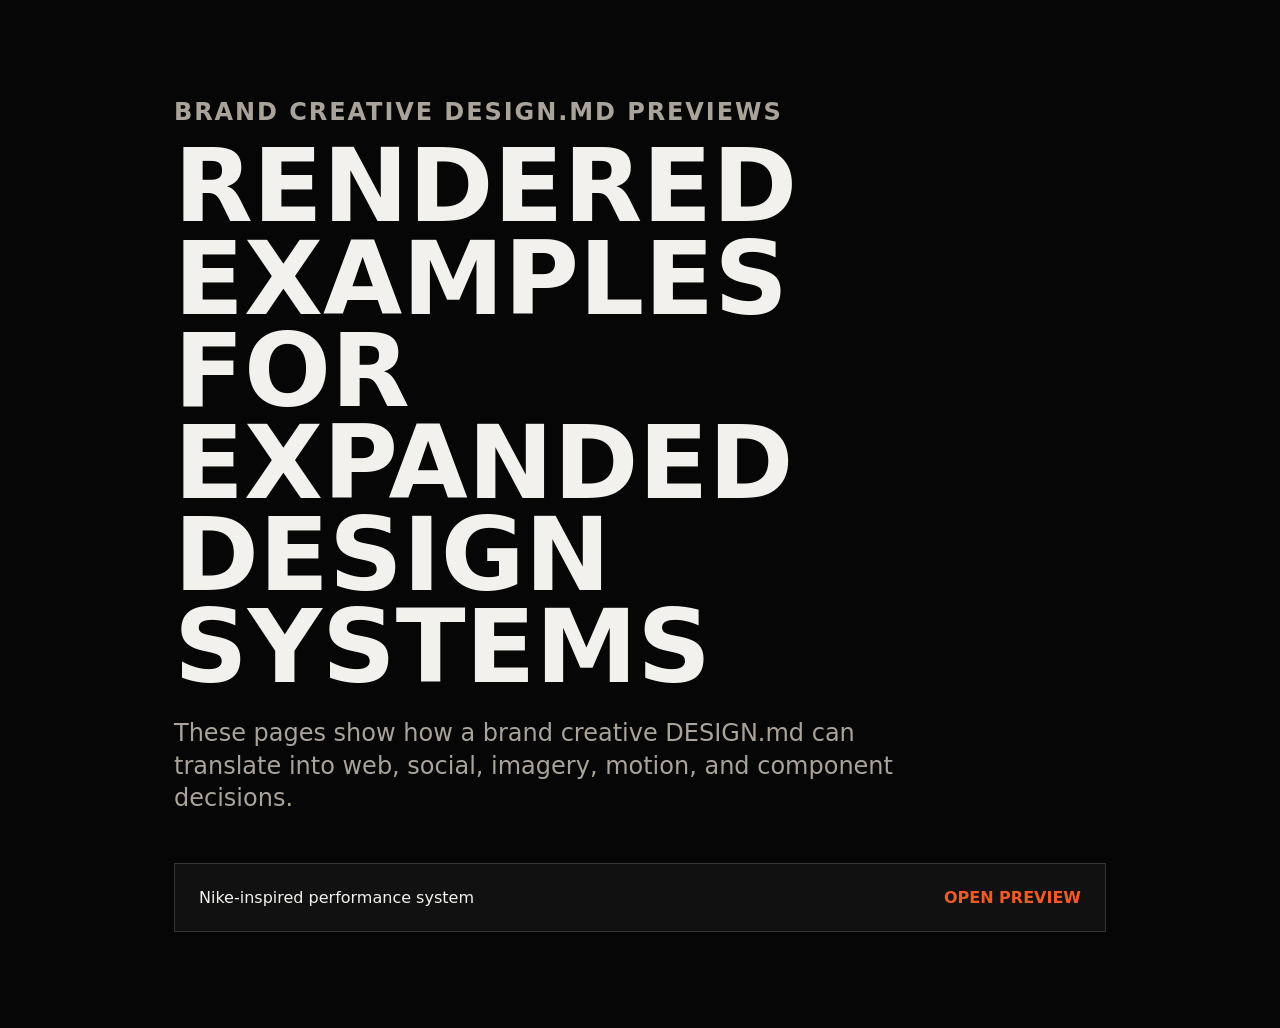
<file: docs/index.html>
<!doctype html>
<html lang="en">
  <head>
    <meta charset="utf-8">
    <meta name="viewport" content="width=device-width, initial-scale=1">
    <title>Brand Creative System Previews</title>
    <link rel="stylesheet" href="./styles.css">
  </head>
  <body>
    <main class="directory-shell">
      <header class="directory-hero">
        <p class="eyebrow">Brand creative DESIGN.md previews</p>
        <h1>Rendered examples for expanded design systems</h1>
        <p>
          These pages show how a brand creative DESIGN.md can translate into web,
          social, imagery, motion, and component decisions.
        </p>
      </header>

      <section class="preview-list" aria-label="Available previews">
        <a class="preview-link" href="./nike/">
          <span>Nike-inspired performance system</span>
          <strong>Open preview</strong>
        </a>
      </section>
    </main>
  </body>
</html>
</file>
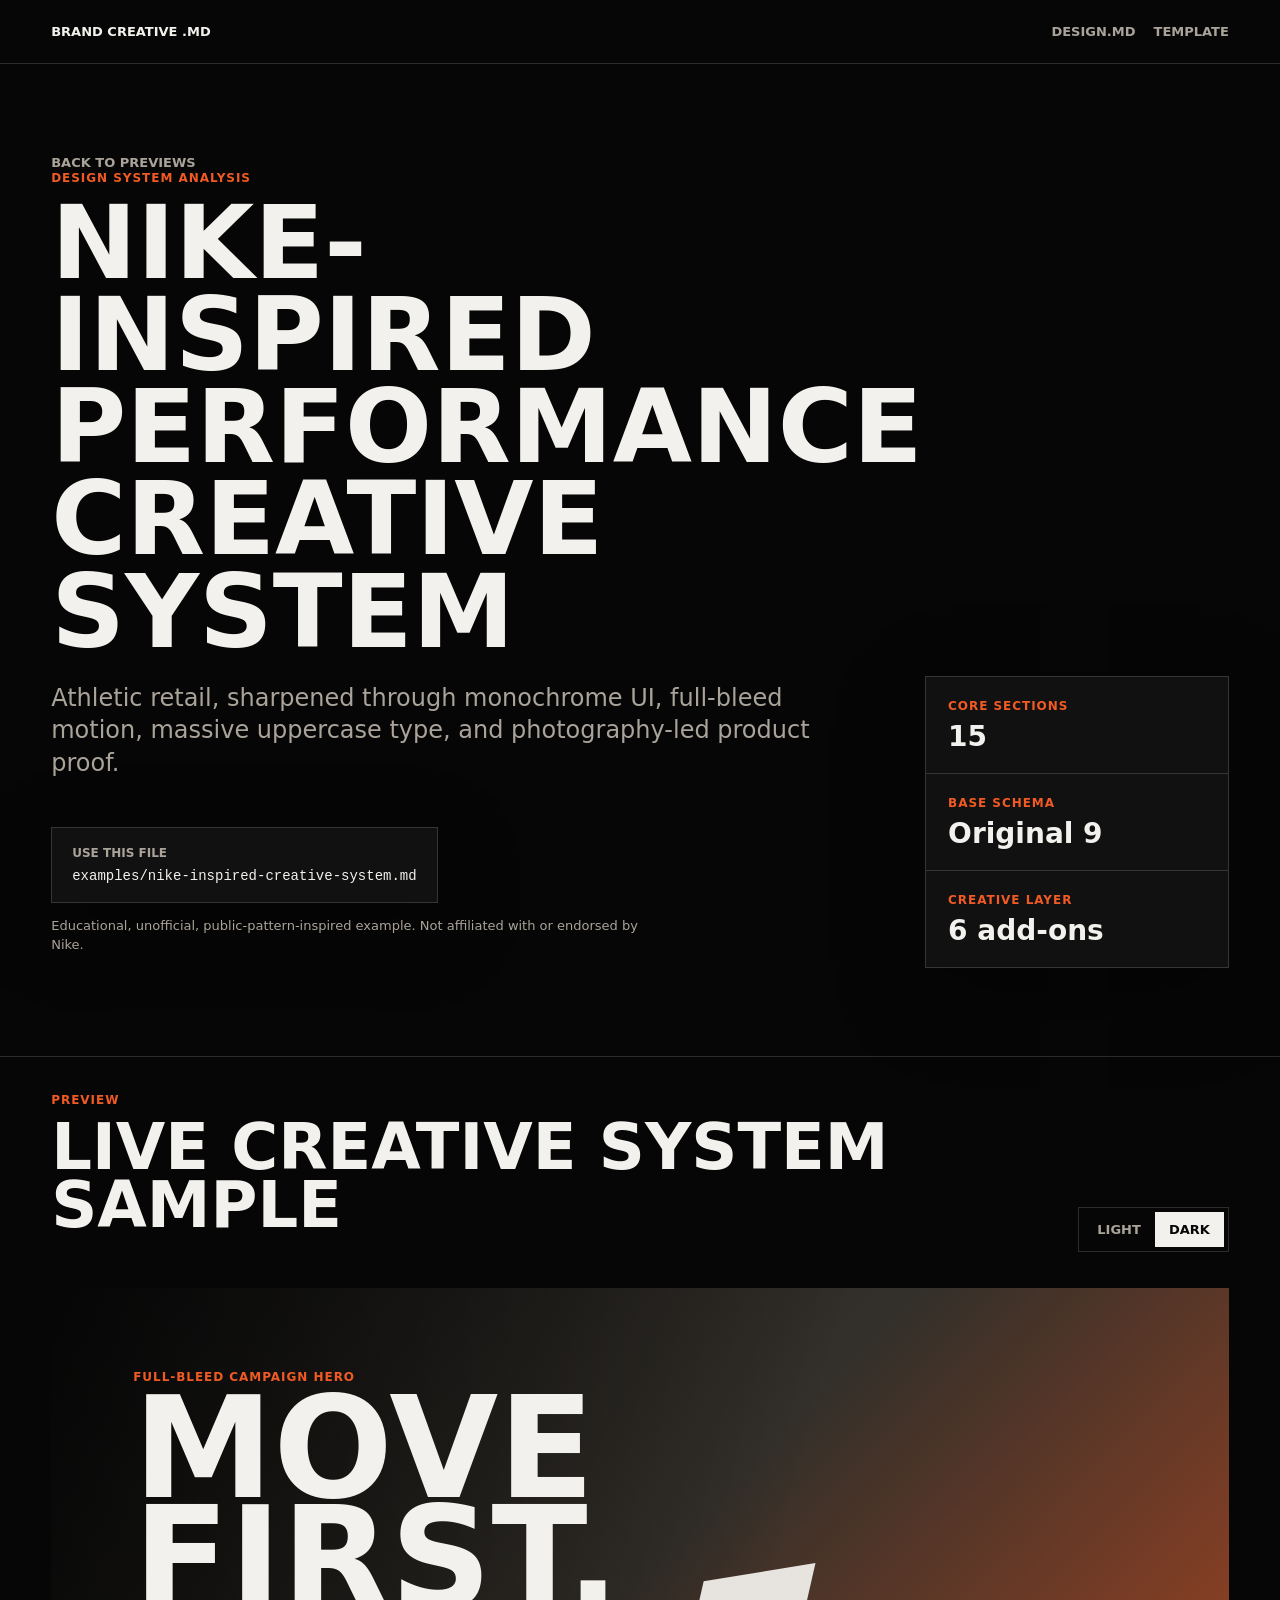
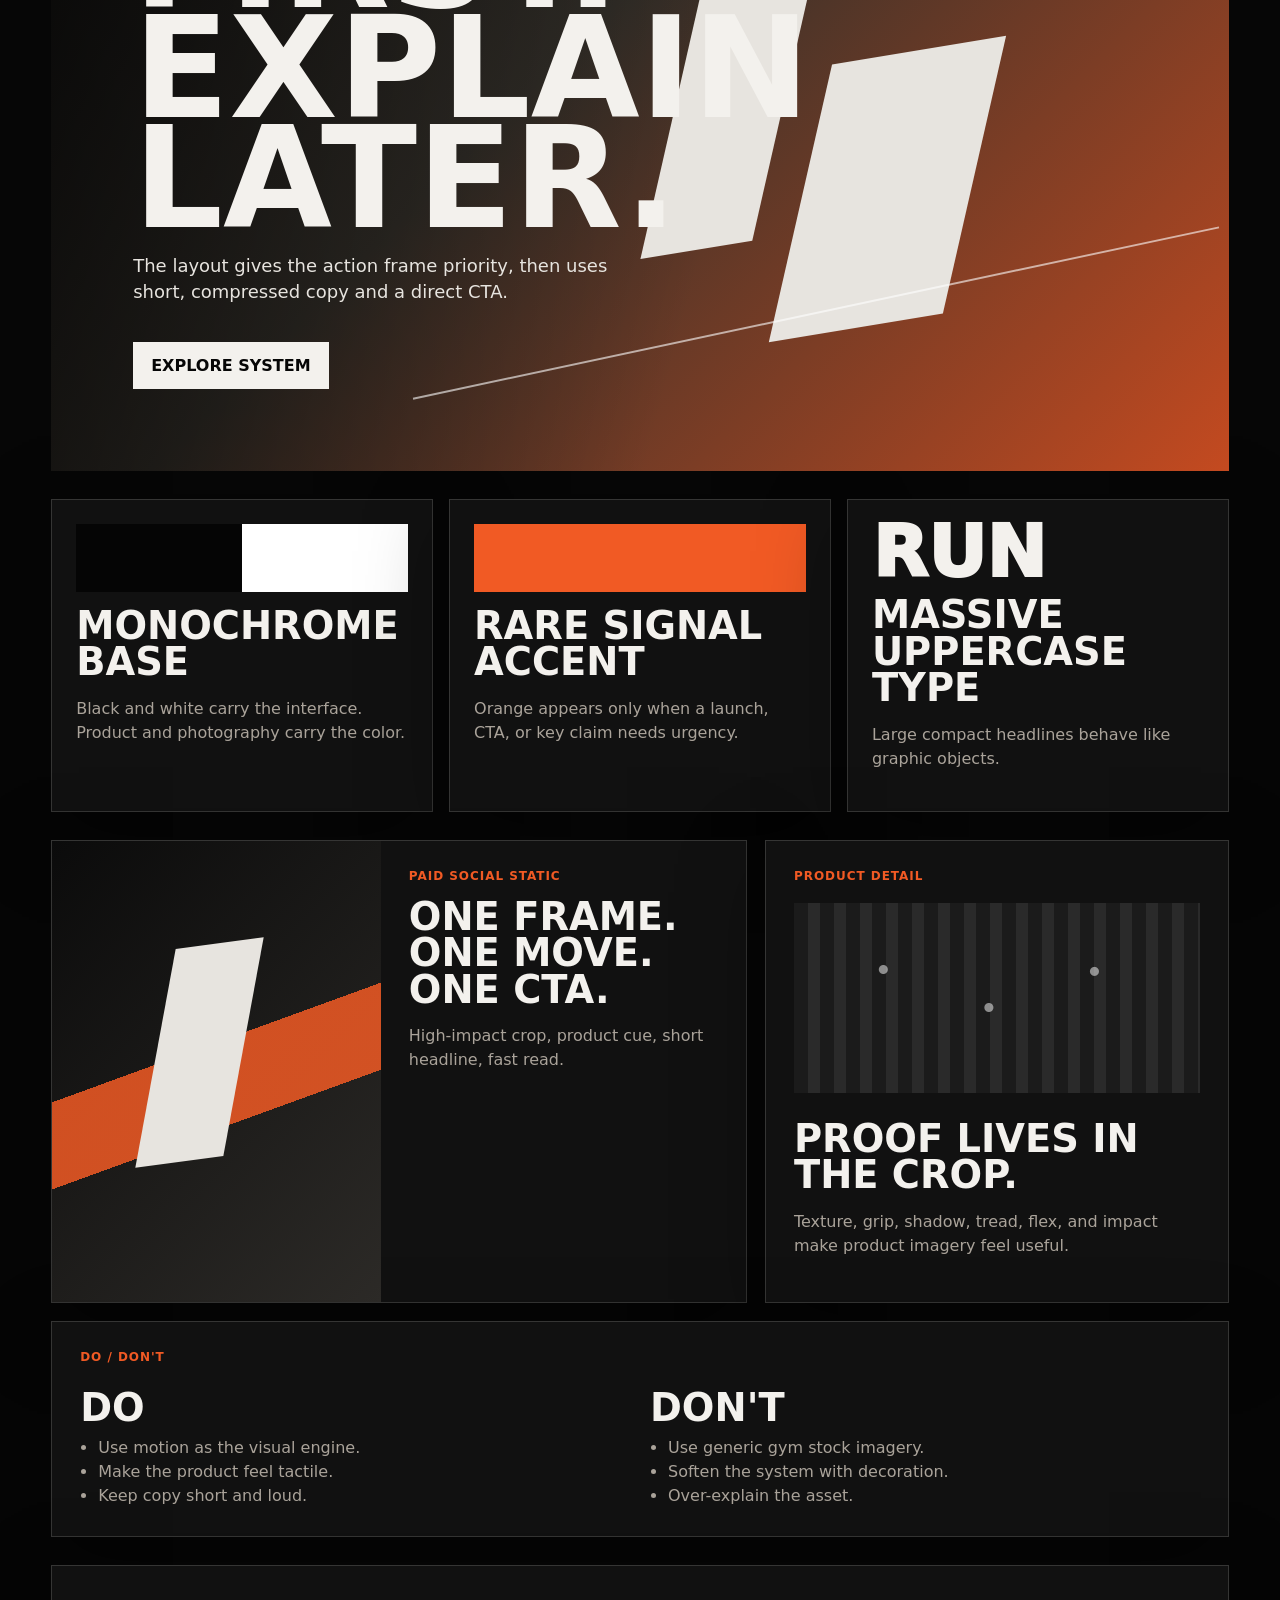
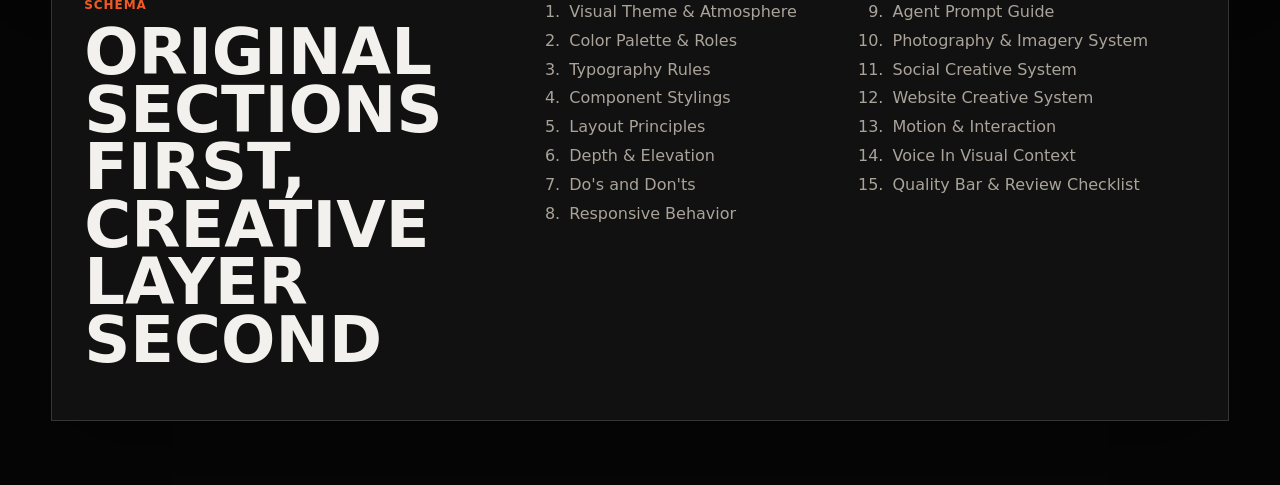
<file: docs/nike/index.html>
<!doctype html>
<html lang="en">
  <head>
    <meta charset="utf-8">
    <meta name="viewport" content="width=device-width, initial-scale=1">
    <title>Nike-Inspired Performance Creative System Preview</title>
    <link rel="stylesheet" href="../styles.css">
  </head>
  <body class="theme-dark" data-theme="dark">
    <header class="site-nav">
      <a href="../" class="brand-mark">brand creative .md</a>
      <nav aria-label="Preview links">
        <a href="https://github.com/Boscito/awesome-claude-design-brand-creative-system/blob/main/examples/nike-inspired-creative-system.md">DESIGN.md</a>
        <a href="https://github.com/Boscito/awesome-claude-design-brand-creative-system/blob/main/templates/BRAND_CREATIVE_SYSTEM.md">Template</a>
      </nav>
    </header>

    <main>
      <section class="analysis-hero">
        <div class="analysis-copy">
          <a class="back-link" href="../">Back to previews</a>
          <p class="eyebrow">Design System Analysis</p>
          <h1>Nike-Inspired Performance Creative System</h1>
          <p class="lede">
            Athletic retail, sharpened through monochrome UI, full-bleed motion,
            massive uppercase type, and photography-led product proof.
          </p>
          <div class="usage-box">
            <span>Use this file</span>
            <code>examples/nike-inspired-creative-system.md</code>
          </div>
          <p class="disclaimer">
            Educational, unofficial, public-pattern-inspired example. Not
            affiliated with or endorsed by Nike.
          </p>
        </div>

        <aside class="system-card" aria-label="System summary">
          <div>
            <span class="metric-label">Core sections</span>
            <strong>15</strong>
          </div>
          <div>
            <span class="metric-label">Base schema</span>
            <strong>Original 9</strong>
          </div>
          <div>
            <span class="metric-label">Creative layer</span>
            <strong>6 add-ons</strong>
          </div>
        </aside>
      </section>

      <section class="preview-toolbar" aria-label="Preview controls">
        <div>
          <p class="eyebrow">Preview</p>
          <h2>Live creative system sample</h2>
        </div>
        <div class="theme-toggle" role="group" aria-label="Theme">
          <button type="button" data-set-theme="light">Light</button>
          <button type="button" data-set-theme="dark" class="is-active">Dark</button>
        </div>
      </section>

      <section class="live-preview" aria-label="Rendered creative system preview">
        <article class="campaign-hero">
          <div class="motion-frame" aria-hidden="true">
            <span class="runner runner-one"></span>
            <span class="runner runner-two"></span>
            <span class="track-line"></span>
          </div>
          <div class="campaign-copy">
            <span class="label">Full-bleed campaign hero</span>
            <h2>Move first. Explain later.</h2>
            <p>
              The layout gives the action frame priority, then uses short,
              compressed copy and a direct CTA.
            </p>
            <a href="#social" class="primary-cta">Explore system</a>
          </div>
        </article>

        <section class="token-row" aria-label="Color and type tokens">
          <article class="token-card">
            <span class="swatch black"></span>
            <h3>Monochrome base</h3>
            <p>Black and white carry the interface. Product and photography carry the color.</p>
          </article>
          <article class="token-card">
            <span class="swatch signal"></span>
            <h3>Rare signal accent</h3>
            <p>Orange appears only when a launch, CTA, or key claim needs urgency.</p>
          </article>
          <article class="token-card type-sample">
            <span class="sample-type">RUN</span>
            <h3>Massive uppercase type</h3>
            <p>Large compact headlines behave like graphic objects.</p>
          </article>
        </section>

        <section class="module-grid" id="social" aria-label="Creative applications">
          <article class="social-static">
            <div class="social-image" aria-hidden="true">
              <span></span>
            </div>
            <div class="social-copy">
              <span class="label">Paid social static</span>
              <h3>One frame. One move. One CTA.</h3>
              <p>High-impact crop, product cue, short headline, fast read.</p>
            </div>
          </article>

          <article class="product-proof">
            <span class="label">Product detail</span>
            <div class="sole-detail" aria-hidden="true"></div>
            <h3>Proof lives in the crop.</h3>
            <p>Texture, grip, shadow, tread, flex, and impact make product imagery feel useful.</p>
          </article>

          <article class="rules-panel">
            <span class="label">Do / Don't</span>
            <div class="rule-columns">
              <div>
                <h3>Do</h3>
                <ul>
                  <li>Use motion as the visual engine.</li>
                  <li>Make the product feel tactile.</li>
                  <li>Keep copy short and loud.</li>
                </ul>
              </div>
              <div>
                <h3>Don't</h3>
                <ul>
                  <li>Use generic gym stock imagery.</li>
                  <li>Soften the system with decoration.</li>
                  <li>Over-explain the asset.</li>
                </ul>
              </div>
            </div>
          </article>
        </section>

        <section class="schema-map" aria-label="DESIGN.md section map">
          <div>
            <p class="eyebrow">Schema</p>
            <h2>Original sections first, creative layer second</h2>
          </div>
          <ol>
            <li>Visual Theme &amp; Atmosphere</li>
            <li>Color Palette &amp; Roles</li>
            <li>Typography Rules</li>
            <li>Component Stylings</li>
            <li>Layout Principles</li>
            <li>Depth &amp; Elevation</li>
            <li>Do's and Don'ts</li>
            <li>Responsive Behavior</li>
            <li>Agent Prompt Guide</li>
            <li>Photography &amp; Imagery System</li>
            <li>Social Creative System</li>
            <li>Website Creative System</li>
            <li>Motion &amp; Interaction</li>
            <li>Voice In Visual Context</li>
            <li>Quality Bar &amp; Review Checklist</li>
          </ol>
        </section>
      </section>
    </main>

    <script>
      const buttons = document.querySelectorAll("[data-set-theme]");
      buttons.forEach((button) => {
        button.addEventListener("click", () => {
          const theme = button.dataset.setTheme;
          document.body.dataset.theme = theme;
          document.body.className = `theme-${theme}`;
          buttons.forEach((item) => item.classList.toggle("is-active", item === button));
        });
      });
    </script>
  </body>
</html>
</file>
<file: docs/styles.css>
:root {
  color-scheme: dark;
  --bg: #060606;
  --surface: #111111;
  --surface-strong: #191919;
  --text: #f3f1ed;
  --muted: #aaa39a;
  --line: rgba(243, 241, 237, 0.16);
  --accent: #f15a24;
  --stone: #e7e4df;
  --shadow: 0 24px 80px rgba(0, 0, 0, 0.34);
}

body.theme-light {
  color-scheme: light;
  --bg: #f4f1ec;
  --surface: #fbfaf7;
  --surface-strong: #ffffff;
  --text: #111111;
  --muted: #66615b;
  --line: rgba(17, 17, 17, 0.14);
  --shadow: 0 24px 80px rgba(17, 17, 17, 0.12);
}

* {
  box-sizing: border-box;
}

body {
  margin: 0;
  background: var(--bg);
  color: var(--text);
  font-family: Inter, ui-sans-serif, system-ui, -apple-system, BlinkMacSystemFont, "Segoe UI", sans-serif;
  letter-spacing: 0;
}

a {
  color: inherit;
}

.site-nav {
  align-items: center;
  border-bottom: 1px solid var(--line);
  display: flex;
  justify-content: space-between;
  min-height: 64px;
  padding: 0 clamp(20px, 4vw, 56px);
}

.site-nav nav {
  display: flex;
  gap: 18px;
}

.site-nav a,
.back-link {
  color: var(--muted);
  font-size: 13px;
  font-weight: 700;
  text-decoration: none;
  text-transform: uppercase;
}

.brand-mark {
  color: var(--text) !important;
}

.directory-shell {
  margin: 0 auto;
  max-width: 980px;
  padding: clamp(36px, 8vw, 96px) 24px;
}

.directory-hero {
  max-width: 760px;
}

.directory-hero h1,
.analysis-copy h1,
.preview-toolbar h2,
.schema-map h2 {
  font-size: clamp(42px, 8vw, 108px);
  letter-spacing: 0;
  line-height: 0.9;
  margin: 12px 0 18px;
  text-transform: uppercase;
}

.directory-hero p,
.lede {
  color: var(--muted);
  font-size: clamp(18px, 2vw, 24px);
  line-height: 1.35;
}

.preview-list {
  margin-top: 48px;
}

.preview-link {
  align-items: center;
  background: var(--surface);
  border: 1px solid var(--line);
  display: flex;
  justify-content: space-between;
  padding: 24px;
  text-decoration: none;
}

.preview-link strong {
  color: var(--accent);
  text-transform: uppercase;
}

.analysis-hero {
  display: grid;
  gap: clamp(28px, 5vw, 72px);
  grid-template-columns: minmax(0, 1.6fr) minmax(260px, 0.6fr);
  padding: clamp(36px, 7vw, 88px) clamp(20px, 4vw, 56px);
}

.analysis-copy {
  max-width: 920px;
}

.eyebrow,
.label,
.metric-label {
  color: var(--accent);
  display: block;
  font-size: 12px;
  font-weight: 900;
  letter-spacing: 0.08em;
  margin: 0 0 10px;
  text-transform: uppercase;
}

.usage-box,
.system-card,
.token-card,
.social-static,
.product-proof,
.rules-panel,
.schema-map {
  background: var(--surface);
  border: 1px solid var(--line);
  box-shadow: var(--shadow);
}

.usage-box {
  display: inline-grid;
  gap: 8px;
  margin-top: 24px;
  padding: 18px 20px;
}

.usage-box span {
  color: var(--muted);
  font-size: 12px;
  font-weight: 800;
  text-transform: uppercase;
}

code {
  color: var(--text);
  font-family: "SFMono-Regular", Consolas, monospace;
  font-size: 14px;
}

.disclaimer {
  color: var(--muted);
  font-size: 13px;
  line-height: 1.5;
  max-width: 620px;
}

.system-card {
  align-self: end;
  display: grid;
}

.system-card div {
  border-bottom: 1px solid var(--line);
  padding: 22px;
}

.system-card div:last-child {
  border-bottom: 0;
}

.system-card strong {
  display: block;
  font-size: 28px;
  line-height: 1;
}

.preview-toolbar {
  align-items: end;
  border-top: 1px solid var(--line);
  display: flex;
  justify-content: space-between;
  padding: 36px clamp(20px, 4vw, 56px);
}

.preview-toolbar h2,
.schema-map h2 {
  font-size: clamp(32px, 5vw, 72px);
}

.theme-toggle {
  border: 1px solid var(--line);
  display: flex;
  padding: 4px;
}

.theme-toggle button {
  background: transparent;
  border: 0;
  color: var(--muted);
  cursor: pointer;
  font: inherit;
  font-size: 13px;
  font-weight: 800;
  padding: 10px 14px;
  text-transform: uppercase;
}

.theme-toggle button.is-active {
  background: var(--text);
  color: var(--bg);
}

.live-preview {
  display: grid;
  gap: 28px;
  padding: 0 clamp(20px, 4vw, 56px) 64px;
}

.campaign-hero {
  min-height: 620px;
  overflow: hidden;
  position: relative;
}

.motion-frame {
  background:
    linear-gradient(105deg, rgba(0, 0, 0, 0.75), transparent 58%),
    linear-gradient(135deg, #171717 0%, #34302a 45%, #c44a20 100%);
  inset: 0;
  position: absolute;
}

body.theme-light .motion-frame {
  background:
    linear-gradient(105deg, rgba(244, 241, 236, 0.8), transparent 58%),
    linear-gradient(135deg, #e7e4df 0%, #b6b0a8 45%, #f15a24 100%);
}

.runner {
  background: var(--stone);
  display: block;
  height: 36%;
  position: absolute;
  transform: skewX(-22deg) rotate(-10deg);
  width: 14%;
}

.runner-one {
  bottom: 18%;
  right: 22%;
}

.runner-two {
  bottom: 28%;
  right: 38%;
  width: 9%;
}

.track-line {
  background: rgba(255, 255, 255, 0.6);
  bottom: 20%;
  display: block;
  height: 2px;
  left: 30%;
  position: absolute;
  transform: rotate(-12deg);
  width: 70%;
}

.campaign-copy {
  max-width: 740px;
  padding: clamp(32px, 7vw, 82px);
  position: relative;
  z-index: 1;
}

.campaign-copy h2 {
  font-size: clamp(58px, 11vw, 156px);
  letter-spacing: 0;
  line-height: 0.78;
  margin: 0 0 20px;
  max-width: 800px;
  text-transform: uppercase;
}

.campaign-copy p {
  color: var(--stone);
  font-size: 18px;
  line-height: 1.45;
  max-width: 480px;
}

body.theme-light .campaign-copy p {
  color: #222222;
}

.primary-cta {
  background: var(--text);
  color: var(--bg);
  display: inline-block;
  font-weight: 900;
  margin-top: 18px;
  padding: 14px 18px;
  text-decoration: none;
  text-transform: uppercase;
}

.token-row {
  display: grid;
  gap: 16px;
  grid-template-columns: repeat(3, minmax(0, 1fr));
}

.token-card {
  min-height: 220px;
  padding: 24px;
}

.token-card h3,
.social-copy h3,
.product-proof h3,
.rules-panel h3 {
  font-size: clamp(24px, 3vw, 42px);
  letter-spacing: 0;
  line-height: 0.95;
  margin: 16px 0 10px;
  text-transform: uppercase;
}

.token-card p,
.social-copy p,
.product-proof p,
.rules-panel li {
  color: var(--muted);
  line-height: 1.5;
}

.swatch {
  display: block;
  height: 68px;
  width: 100%;
}

.swatch.black {
  background: linear-gradient(90deg, #050505 0 50%, #ffffff 50% 100%);
}

.swatch.signal {
  background: var(--accent);
}

.sample-type {
  display: block;
  font-size: 72px;
  font-weight: 950;
  line-height: 0.8;
}

.module-grid {
  display: grid;
  gap: 18px;
  grid-template-columns: 1.2fr 0.8fr;
}

.social-static {
  display: grid;
  grid-template-columns: 0.9fr 1fr;
  min-height: 420px;
}

.social-image {
  background:
    linear-gradient(160deg, transparent 0 45%, rgba(241, 90, 36, 0.85) 45% 60%, transparent 60%),
    linear-gradient(135deg, #0b0b0b, #2c2a27);
  position: relative;
}

.social-image span {
  background: var(--stone);
  display: block;
  height: 48%;
  left: 32%;
  position: absolute;
  top: 22%;
  transform: skewX(-18deg) rotate(-8deg);
  width: 26%;
}

.social-copy,
.product-proof,
.rules-panel {
  padding: 28px;
}

.product-proof {
  min-height: 420px;
}

.sole-detail {
  background:
    radial-gradient(circle at 22% 35%, rgba(255, 255, 255, 0.5) 0 4px, transparent 5px),
    radial-gradient(circle at 48% 55%, rgba(255, 255, 255, 0.5) 0 4px, transparent 5px),
    radial-gradient(circle at 74% 36%, rgba(255, 255, 255, 0.5) 0 4px, transparent 5px),
    repeating-linear-gradient(90deg, #1b1b1b 0 14px, #2a2a2a 14px 26px);
  height: 190px;
  margin: 20px 0 28px;
}

.rules-panel {
  grid-column: 1 / -1;
}

.rule-columns {
  display: grid;
  gap: 20px;
  grid-template-columns: repeat(2, minmax(0, 1fr));
}

.rules-panel ul {
  margin: 0;
  padding-left: 18px;
}

.schema-map {
  display: grid;
  gap: 24px;
  grid-template-columns: 0.8fr 1.2fr;
  padding: 32px;
}

.schema-map ol {
  columns: 2;
  margin: 0;
  padding-left: 22px;
}

.schema-map li {
  break-inside: avoid;
  color: var(--muted);
  line-height: 1.8;
  padding-left: 4px;
}

@media (max-width: 860px) {
  .analysis-hero,
  .module-grid,
  .schema-map,
  .social-static {
    grid-template-columns: 1fr;
  }

  .preview-toolbar {
    align-items: stretch;
    flex-direction: column;
    gap: 18px;
  }

  .token-row {
    grid-template-columns: 1fr;
  }

  .rule-columns {
    grid-template-columns: 1fr;
  }

  .schema-map ol {
    columns: 1;
  }

  .campaign-hero {
    min-height: 560px;
  }
}
</file>
